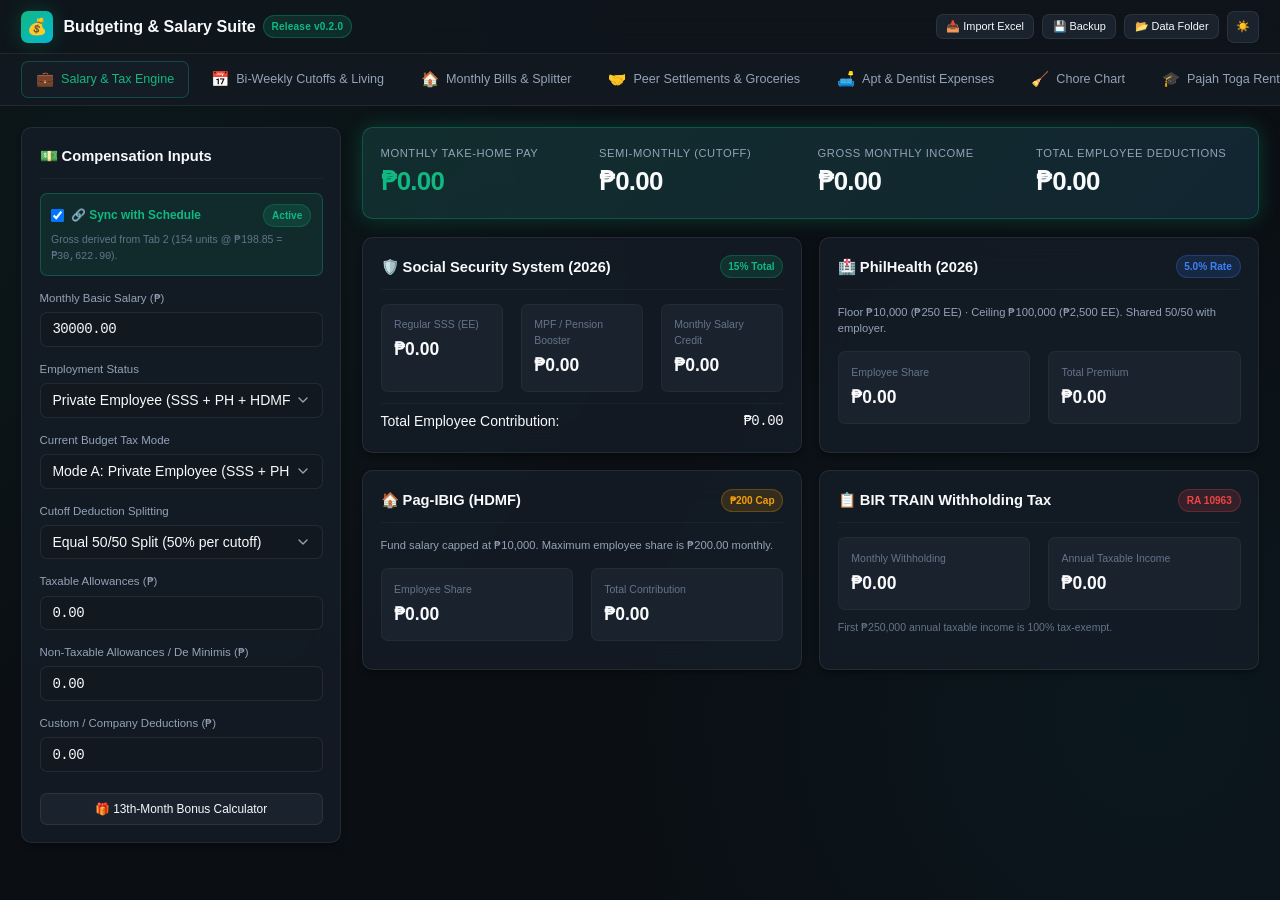
<file: app/ui.html>
<!DOCTYPE html>
<html lang="en" data-theme="dark">
<head>
  <meta charset="UTF-8">
  <meta name="viewport" content="width=device-width, initial-scale=1.0">
  <title>Budgeting & Philippine Salary/Tax Suite</title>
  
  <!-- Design System CSS -->
  <link rel="stylesheet" href="css/tokens.css">
  <link rel="stylesheet" href="css/base.css">
  <link rel="stylesheet" href="css/layout.css">
  <link rel="stylesheet" href="css/components.css">
  <link rel="stylesheet" href="css/tables.css">
  <link rel="stylesheet" href="css/modals.css">
  <link rel="stylesheet" href="css/drawers.css">
</head>
<body>
  <div id="app-container">
    <!-- Top Header -->
    <header class="app-header">
      <div class="brand-section">
        <div class="brand-icon">💰</div>
        <div class="brand-title">
          Budgeting & Salary Suite
          <span class="badge-version">Release v0.2.0</span>
        </div>
      </div>

      <div class="header-actions">
        <button id="btn-import-excel" class="btn btn-secondary btn-sm" title="Import from Excel Workbook (.xlsx)">
          📥 Import Excel
        </button>
        <button id="btn-export-backup" class="btn btn-secondary btn-sm" title="Export Backup Data (.json)">
          💾 Backup
        </button>
        <button id="btn-open-folder" class="btn btn-secondary btn-sm" title="Open AppData Local Folder">
          📂 Data Folder
        </button>
        <button id="btn-theme-toggle" class="btn btn-secondary btn-icon btn-sm" title="Toggle Theme">
          ☀️
        </button>
      </div>
    </header>

    <!-- Navigation Tabs -->
    <nav class="nav-tabs-bar">
      <button class="tab-btn active" data-tab="tab-salary">
        <span class="tab-icon">💼</span>
        <span>Salary & Tax Engine</span>
      </button>
      <button class="tab-btn" data-tab="tab-schedule">
        <span class="tab-icon">📅</span>
        <span>Bi-Weekly Cutoffs & Living</span>
      </button>
      <button class="tab-btn" data-tab="tab-bills">
        <span class="tab-icon">🏠</span>
        <span>Monthly Bills & Splitter</span>
      </button>
      <button class="tab-btn" data-tab="tab-settlements">
        <span class="tab-icon">🤝</span>
        <span>Peer Settlements & Groceries</span>
      </button>
      <button class="tab-btn" data-tab="tab-apt-expenses">
        <span class="tab-icon">🛋️</span>
        <span>Apt & Dentist Expenses</span>
      </button>
      <button class="tab-btn" data-tab="tab-chores">
        <span class="tab-icon">🧹</span>
        <span>Chore Chart</span>
      </button>
      <button class="tab-btn" data-tab="tab-pajah">
        <span class="tab-icon">🎓</span>
        <span>Pajah Toga Rentals</span>
      </button>
      <button class="tab-btn" data-tab="tab-dashboard">
        <span class="tab-icon">📊</span>
        <span>Executive Dashboard</span>
      </button>
    </nav>


    <!-- Main Workspace Panes -->
    <main class="main-content">
      
      <!-- TAB 1: SALARY & TAX ENGINE -->
      <section id="tab-salary" class="tab-pane active">
        <div class="grid-sidebar">
          <!-- Salary Inputs Sidebar -->
          <div class="card">
            <div class="card-header">
              <div class="card-title">💵 Compensation Inputs</div>
            </div>

            <!-- Schedule Sync Banner -->
            <div class="sync-banner" style="background: rgba(16, 185, 129, 0.1); border: 1px solid rgba(16, 185, 129, 0.3); border-radius: var(--radius-md); padding: 0.75rem; margin-bottom: 1rem;">
              <div style="display: flex; justify-content: space-between; align-items: center;">
                <label style="display: flex; align-items: center; gap: 0.5rem; cursor: pointer; font-weight: 600; font-size: 0.85rem; color: #10b981;">
                  <input type="checkbox" id="chk-sync-schedule" checked>
                  <span>🔗 Sync with Schedule</span>
                </label>
                <span id="badge-sync-status" class="badge badge-success">Active</span>
              </div>
              <div style="font-size: 0.75rem; color: var(--text-muted); margin-top: 0.35rem;">
                Gross derived from Tab 2 (<span id="txt-sync-units">154 units</span> @ <span id="txt-sync-rate">₱198.85</span> = <span id="txt-sync-gross" class="mono font-bold">₱30,622.90</span>).
              </div>
            </div>

            <div class="form-group">
              <label class="form-label" for="input-monthly-basic">Monthly Basic Salary (₱)</label>
              <input type="number" id="input-monthly-basic" class="form-control mono" step="100" min="0" placeholder="e.g. 30000">
            </div>

            <div class="form-group">
              <label class="form-label" for="select-employment-type">Employment Status</label>
              <select id="select-employment-type" class="form-control">
                <option value="private">Private Employee (SSS + PH + HDMF)</option>
                <option value="government">Government Employee (GSIS + PH + HDMF)</option>
                <option value="freelancer">Self-Employed / Freelancer (8% or Graduated)</option>
                <option value="kasambahay">Kasambahay (Domestic Worker)</option>
              </select>
            </div>

            <div class="form-group">
              <label class="form-label" for="select-tax-mode">Current Budget Tax Mode</label>
              <select id="select-tax-mode" class="form-control">
                <option value="mode_a_private">Mode A: Private Employee (SSS + PHIC + HDMF + TRAIN)</option>
                <option value="mode_b_8percent">Mode B: COS / Freelancer (8% Flat Tax over ₱250k)</option>
                <option value="mode_c_govt">Mode C: Government (GSIS 9% EE + PHIC + HDMF)</option>
                <option value="mode_d_legacy">Mode D: Custom / Excel Legacy (0% or B9 Tax %)</option>
              </select>
            </div>

            <div class="form-group">
              <label class="form-label" for="select-tax-split">Cutoff Deduction Splitting</label>
              <select id="select-tax-split" class="form-control">
                <option value="equal_split">Equal 50/50 Split (50% per cutoff)</option>
                <option value="staggered">Staggered (Cutoff 1: PHIC/HDMF · Cutoff 2: SSS/Tax)</option>
              </select>
            </div>

            <div class="form-group">
              <label class="form-label" for="input-taxable-allowances">Taxable Allowances (₱)</label>
              <input type="number" id="input-taxable-allowances" class="form-control mono" step="50" min="0" value="0">
            </div>

            <div class="form-group">
              <label class="form-label" for="input-nontax-allowances">Non-Taxable Allowances / De Minimis (₱)</label>
              <input type="number" id="input-nontax-allowances" class="form-control mono" step="50" min="0" value="0">
            </div>

            <div class="form-group">
              <label class="form-label" for="input-other-deductions">Custom / Company Deductions (₱)</label>
              <input type="number" id="input-other-deductions" class="form-control mono" step="50" min="0" value="0">
            </div>

            <button id="btn-calc-13th" class="btn btn-secondary" style="width: 100%; margin-top: 0.5rem;">
              🎁 13th-Month Bonus Calculator
            </button>
          </div>

          <!-- Salary & Deductions Breakdown Content -->
          <div style="display: flex; flex-direction: column; gap: 1.25rem;">
            <!-- Net Pay Hero -->
            <div class="card hero-card">
              <div class="grid-4">
                <div>
                  <div class="metric-label">Monthly Take-Home Pay</div>
                  <div id="val-net-pay" class="metric-value emerald">₱0.00</div>
                </div>
                <div>
                  <div class="metric-label">Semi-Monthly (Cutoff)</div>
                  <div id="val-cutoff-net" class="metric-value">₱0.00</div>
                </div>
                <div>
                  <div class="metric-label">Gross Monthly Income</div>
                  <div id="val-gross-income" class="metric-value">₱0.00</div>
                </div>
                <div>
                  <div class="metric-label">Total Employee Deductions</div>
                  <div id="val-total-deductions" class="metric-value text-danger">₱0.00</div>
                </div>
              </div>
            </div>

            <!-- Statutory Breakdown Cards -->
            <div class="grid-2">
              <!-- SSS Card -->
              <div class="card">
                <div class="card-header">
                  <div class="card-title">🛡️ Social Security System (2026)</div>
                  <span class="badge badge-success">15% Total</span>
                </div>
                <div class="grid-3" style="margin-bottom: 0.75rem;">
                  <div class="stat-card">
                    <span class="lbl">Regular SSS (EE)</span>
                    <span id="val-sss-regular" class="val">₱0.00</span>
                  </div>
                  <div class="stat-card">
                    <span class="lbl">MPF / Pension Booster</span>
                    <span id="val-sss-mpf" class="val">₱0.00</span>
                  </div>
                  <div class="stat-card">
                    <span class="lbl">Monthly Salary Credit</span>
                    <span id="val-sss-msc" class="val">₱0.00</span>
                  </div>
                </div>
                <div style="display: flex; justify-content: space-between; align-items: center; padding-top: 0.5rem; border-top: 1px solid var(--border-subtle);">
                  <span style="font-weight: 500;">Total Employee Contribution:</span>
                  <span id="val-sss-ee" class="mono font-bold text-emerald-400">₱0.00</span>
                </div>
              </div>

              <!-- PhilHealth Card -->
              <div class="card">
                <div class="card-header">
                  <div class="card-title">🏥 PhilHealth (2026)</div>
                  <span class="badge badge-info">5.0% Rate</span>
                </div>
                <p style="font-size: 0.8rem; margin-bottom: 1rem;">
                  Floor ₱10,000 (₱250 EE) · Ceiling ₱100,000 (₱2,500 EE). Shared 50/50 with employer.
                </p>
                <div class="grid-2" style="margin-bottom: 0.75rem;">
                  <div class="stat-card">
                    <span class="lbl">Employee Share</span>
                    <span id="val-philhealth-ee" class="val text-emerald-400">₱0.00</span>
                  </div>
                  <div class="stat-card">
                    <span class="lbl">Total Premium</span>
                    <span id="val-philhealth-total" class="val">₱0.00</span>
                  </div>
                </div>
              </div>

              <!-- Pag-IBIG Card -->
              <div class="card">
                <div class="card-header">
                  <div class="card-title">🏠 Pag-IBIG (HDMF)</div>
                  <span class="badge badge-warning">₱200 Cap</span>
                </div>
                <p style="font-size: 0.8rem; margin-bottom: 1rem;">
                  Fund salary capped at ₱10,000. Maximum employee share is ₱200.00 monthly.
                </p>
                <div class="grid-2" style="margin-bottom: 0.75rem;">
                  <div class="stat-card">
                    <span class="lbl">Employee Share</span>
                    <span id="val-pagibig-ee" class="val text-emerald-400">₱0.00</span>
                  </div>
                  <div class="stat-card">
                    <span class="lbl">Total Contribution</span>
                    <span id="val-pagibig-total" class="val">₱0.00</span>
                  </div>
                </div>
              </div>

              <!-- BIR TRAIN Card -->
              <div class="card">
                <div class="card-header">
                  <div class="card-title">📋 BIR TRAIN Withholding Tax</div>
                  <span class="badge badge-danger">RA 10963</span>
                </div>
                <div class="grid-2" style="margin-bottom: 0.75rem;">
                  <div class="stat-card">
                    <span class="lbl">Monthly Withholding</span>
                    <span id="val-tax-withholding" class="val text-danger">₱0.00</span>
                  </div>
                  <div class="stat-card">
                    <span class="lbl">Annual Taxable Income</span>
                    <span id="val-annual-taxable" class="val">₱0.00</span>
                  </div>
                </div>
                <p style="font-size: 0.75rem; color: var(--text-muted);">
                  First ₱250,000 annual taxable income is 100% tax-exempt.
                </p>
              </div>

              <!-- GSIS Card (Hidden for private) -->
              <div id="row-gsis-statutory" class="card" style="display: none;">
                <div class="card-header">
                  <div class="card-title">🏛️ GSIS Government Contribution</div>
                  <span class="badge badge-info">9% EE</span>
                </div>
                <div class="stat-card">
                  <span class="lbl">GSIS Employee Share</span>
                  <span id="val-gsis-ee" class="val">₱0.00</span>
                </div>
              </div>
            </div>
          </div>
        </div>
      </section>

      <!-- TAB 2: BI-WEEKLY CUTOFFS & LIVING BUDGET -->
      <section id="tab-schedule" class="tab-pane">
        <div style="display: flex; flex-direction: column; gap: 1.25rem;">
          <!-- Settings Card -->
          <div class="card">
            <div class="card-header">
              <div class="card-title">⚙️ Schedule & Daily Living Rate Settings</div>
              <div style="display: flex; gap: 0.75rem; align-items: center; flex-wrap: wrap;">
                <div style="display: flex; align-items: center; gap: 0.35rem;">
                  <label class="form-label" for="select-schedule-year" style="margin: 0; font-size: 0.85rem;">Year:</label>
                  <select id="select-schedule-year" class="form-control" style="width: 90px; padding: 0.25rem 0.5rem;">
                    <option value="2024">2024</option>
                    <option value="2025">2025</option>
                    <option value="2026" selected>2026</option>
                    <option value="2027">2027</option>
                    <option value="2028">2028</option>
                    <option value="2029">2029</option>
                    <option value="2030">2030</option>
                  </select>
                </div>
                <div style="display: flex; align-items: center; gap: 0.35rem;">
                  <label class="form-label" for="select-schedule-month" style="margin: 0; font-size: 0.85rem;">Month:</label>
                  <select id="select-schedule-month" class="form-control" style="width: 120px; padding: 0.25rem 0.5rem;">
                    <option value="1">January</option>
                    <option value="2">February</option>
                    <option value="3">March</option>
                    <option value="4">April</option>
                    <option value="5">May</option>
                    <option value="6">June</option>
                    <option value="7">July</option>
                    <option value="8">August</option>
                    <option value="9">September</option>
                    <option value="10" selected>October</option>
                    <option value="11">November</option>
                    <option value="12">December</option>
                  </select>
                </div>
                <button id="btn-manage-holidays" class="btn btn-secondary btn-sm" style="display: flex; align-items: center; gap: 0.35rem; padding: 0.35rem 0.65rem;">
                  <span>📅 Holidays</span>
                  <span id="txt-holiday-badge-count" class="badge badge-info" style="font-size: 0.7rem; padding: 0.15rem 0.4rem;">23</span>
                </button>
              </div>
            </div>

            <div class="grid-3">
              <div class="form-group">
                <label class="form-label" for="input-hourly-rate">Hourly Rate / Unit Rate (₱)</label>
                <input type="number" id="input-hourly-rate" class="form-control mono" step="0.05" value="198.85">
              </div>
              <div class="form-group">
                <label class="form-label" for="input-daily-food">Daily Food Allowance (₱)</label>
                <input type="number" id="input-daily-food" class="form-control mono" step="10" value="200.00">
              </div>
              <div class="form-group">
                <label class="form-label" for="input-daily-transpo">Daily Transport Allowance (₱)</label>
                <input type="number" id="input-daily-transpo" class="form-control mono" step="5" value="55.00">
              </div>
            </div>

            <!-- Daily Teaching Units Mon-Sun -->
            <div style="margin-top: 0.5rem;">
              <div class="form-label" style="margin-bottom: 0.5rem;">Daily Teaching / Work Units (Monday – Sunday):</div>
              <div id="weekday-units-grid" class="grid-7" style="display: grid; grid-template-columns: repeat(7, 1fr); gap: 0.5rem;"></div>
            </div>
          </div>

          <!-- Cutoff Comparison Hero -->
          <div class="grid-3">
            <!-- Cutoff 1 -->
            <div class="card">
              <div class="card-header">
                <div class="card-title">1st Cutoff (Days 1–15)</div>
                <span class="badge badge-info">Mid-Month</span>
              </div>
              <div class="grid-2" style="margin-bottom: 0.5rem;">
                <div class="stat-card">
                  <span class="lbl">Working Days</span>
                  <span id="val-c1-days" class="val">0</span>
                </div>
                <div class="stat-card">
                  <span class="lbl">Gross Units</span>
                  <span id="val-c1-units" class="val">0</span>
                </div>
              </div>
              <div class="grid-2">
                <div class="stat-card">
                  <span class="lbl">Gross Pay</span>
                  <span id="val-c1-gross" class="val text-emerald-400">₱0.00</span>
                </div>
                <div class="stat-card">
                  <span class="lbl">Living Budget</span>
                  <span id="val-c1-living" class="val">₱0.00</span>
                </div>
              </div>
            </div>

            <!-- Cutoff 2 -->
            <div class="card">
              <div class="card-header">
                <div class="card-title">2nd Cutoff (Days 16–End)</div>
                <span class="badge badge-success">End of Month</span>
              </div>
              <div class="grid-2" style="margin-bottom: 0.5rem;">
                <div class="stat-card">
                  <span class="lbl">Working Days</span>
                  <span id="val-c2-days" class="val">0</span>
                </div>
                <div class="stat-card">
                  <span class="lbl">Gross Units</span>
                  <span id="val-c2-units" class="val">0</span>
                </div>
              </div>
              <div class="grid-2">
                <div class="stat-card">
                  <span class="lbl">Gross Pay</span>
                  <span id="val-c2-gross" class="val text-emerald-400">₱0.00</span>
                </div>
                <div class="stat-card">
                  <span class="lbl">Living Budget</span>
                  <span id="val-c2-living" class="val">₱0.00</span>
                </div>
              </div>
            </div>

            <!-- Monthly Totals -->
            <div class="card hero-card">
              <div class="card-header">
                <div class="card-title">Monthly Summary</div>
                <span class="badge badge-success">Full Month</span>
              </div>
              <div class="grid-2" style="margin-bottom: 0.5rem;">
                <div class="stat-card">
                  <span class="lbl">Total Workdays</span>
                  <span id="val-month-workdays" class="val">0</span>
                </div>
                <div class="stat-card">
                  <span class="lbl">Total Units</span>
                  <span id="val-month-units" class="val">0</span>
                </div>
              </div>
              <div class="grid-2">
                <div class="stat-card">
                  <span class="lbl">Gross Estimate</span>
                  <span id="val-month-gross-est" class="val text-emerald-400">₱0.00</span>
                </div>
                <div class="stat-card">
                  <span class="lbl">Living Budget</span>
                  <span id="val-month-living-budget" class="val text-cyan-400">₱0.00</span>
                </div>
              </div>
            </div>
          </div>

          <!-- Current Budget Waterfall & Take-Home Engine -->
          <div class="card hero-card" style="margin-top: 0.5rem;">
            <div class="card-header">
              <div class="card-title">💰 Current Budget Waterfall & Take-Home Engine (Dan BudgetingV3.xlsx B8:B32, R31)</div>
              <div style="display: flex; gap: 0.5rem; align-items: center;">
                <label style="display: flex; align-items: center; gap: 0.35rem; font-size: 0.8rem; cursor: pointer;">
                  <input type="checkbox" id="chk-include-13th-month">
                  <span>🎁 Inject 13th-Month</span>
                </label>
                <span id="badge-active-mode" class="badge badge-primary">Private (Mode A)</span>
              </div>
            </div>

            <div class="grid-4" style="margin-bottom: 0.75rem;">
              <div class="stat-card">
                <span class="lbl">B8 Gross Income</span>
                <span id="val-cb-b8-gross" class="val text-emerald-400 font-bold">₱30,622.90</span>
              </div>
              <div class="stat-card">
                <span class="lbl">B9 Deductions / Tax</span>
                <span id="val-cb-b9-deductions" class="val text-danger">₱3,585.42 (11.71%)</span>
              </div>
              <div class="stat-card">
                <span class="lbl">B10 Net Pay (After Tax)</span>
                <span id="val-cb-b10-net" class="val emerald font-bold">₱27,037.48</span>
              </div>
              <div class="stat-card">
                <span class="lbl">B22 Total Perceived Spent</span>
                <span id="val-cb-b22-spent" class="val text-warning">₱6,140.00</span>
              </div>
            </div>

            <div class="grid-4" style="margin-bottom: 0.75rem;">
              <div class="stat-card">
                <span class="lbl">1st Cutoff Net Cash</span>
                <span id="val-cb-c1-net" class="val font-semibold">₱12,524.49</span>
              </div>
              <div class="stat-card">
                <span class="lbl">2nd Cutoff Net Cash</span>
                <span id="val-cb-c2-net" class="val font-semibold">₱14,512.99</span>
              </div>
              <div class="stat-card">
                <span class="lbl">B23 After Utilities</span>
                <span id="val-cb-b23-after-utils" class="val text-cyan-400 font-semibold">₱20,897.48</span>
              </div>
              <div class="stat-card">
                <span class="lbl">B32 After Additionals</span>
                <span id="val-cb-b32-after-add" class="val text-emerald-400 font-bold">₱29,597.48</span>
              </div>
            </div>

            <!-- Living Expense Option Toggle -->
            <div style="display: flex; justify-content: space-between; align-items: center; padding-top: 0.75rem; border-top: 1px solid var(--border-subtle); flex-wrap: wrap; gap: 0.5rem;">
              <div style="font-size: 0.8rem; color: var(--text-muted);">
                Perceived Utilities: Rent <span class="mono">₱2,500.00</span> + Utils <span class="mono">₱3,175.00</span> + Living (<span id="txt-cb-living-desc">1-Week ₱465.00</span>)
              </div>
              <div style="display: flex; align-items: center; gap: 0.5rem;">
                <label style="font-size: 0.8rem; font-weight: 500;">Living Deduction Mode:</label>
                <select id="select-living-mode" class="form-control" style="width: auto; padding: 0.25rem 0.5rem; font-size: 0.8rem;">
                  <option value="one_week">1-Week Base Living (₱465.00 → B22: ₱6,140.00)</option>
                  <option value="full_month">Full-Month Working-Days (₱2,015.00 → B22: ₱7,690.00)</option>
                </select>
              </div>
            </div>
          </div>

          <!-- Side-by-Side Employment Mode Comparison Matrix -->
          <div class="card">
            <div class="card-header">
              <div class="card-title">⚖️ Side-by-Side Employment Mode Comparison (Pinasweldo vs Excel Legacy)</div>
              <span class="badge badge-info">Live Simulation</span>
            </div>
            <div class="table-responsive">
              <table class="table">
                <thead>
                  <tr>
                    <th>Line Item</th>
                    <th class="text-right">Mode A: Private</th>
                    <th class="text-right">Mode B: 8% COS</th>
                    <th class="text-right">Mode C: GSIS Gov't</th>
                    <th class="text-right">Mode D: Excel Legacy (0%)</th>
                  </tr>
                </thead>
                <tbody id="tbody-mode-comparison">
                  <!-- Rendered dynamically by ScheduleView -->
                </tbody>
              </table>
            </div>
          </div>

          <!-- Lost Units due to Holidays (A5:C5) -->
          <div id="card-holiday-loss" class="card" style="padding: 0.75rem 1rem; background: rgba(239, 68, 68, 0.05); border: 1px solid rgba(239, 68, 68, 0.2); margin-bottom: 0.5rem;">
            <div style="display: flex; justify-content: space-between; align-items: center;">
              <div>
                <span style="font-weight: 600; color: #f87171;">⚠️ Lost Units / Cash Due to Holidays (A5:C5):</span>
                <span style="font-size: 0.8rem; color: var(--text-muted); margin-left: 0.5rem;">Formula: <span class="mono">=SUMPRODUCT(G6:L6, G4:L4) * Hourly Rate</span></span>
              </div>
              <div style="display: flex; gap: 0.5rem;">
                <span class="badge badge-danger"><span id="val-lost-units">0</span> Lost Units</span>
                <span class="badge badge-danger"><span id="val-lost-cash">₱0.00</span> Lost Gross</span>
              </div>
            </div>
          </div>

          <!-- Day-by-Day Breakdown Table -->
          <div class="card">
            <div class="card-header">
              <div class="card-title">📅 Workday & Unit Schedule Distribution</div>
            </div>
            <div class="table-responsive">
              <table class="table">
                <thead>
                  <tr>
                    <th>Day of Week</th>
                    <th class="text-center">Units / Day</th>
                    <th class="text-center">1st Cutoff Days</th>
                    <th class="text-center">2nd Cutoff Days</th>
                    <th class="text-center">Monthly Total Units</th>
                  </tr>
                </thead>
                <tbody id="tbody-schedule-breakdown"></tbody>
              </table>
            </div>
          </div>
        </div>
      </section>

      <!-- TAB 3: MONTHLY BILLS & UTILITY SPLITTER -->
      <section id="tab-bills" class="tab-pane">
        <div style="display: flex; flex-direction: column; gap: 1.25rem;">
          <!-- Bills Summary Header Cards -->
          <div class="grid-3">
            <div class="card">
              <div class="metric-label">Grand Total Apartment Bills</div>
              <div id="val-bills-grand-total" class="metric-value">₱0.00</div>
            </div>
            <div class="card hero-card">
              <div class="metric-label">Dan's Personal Share</div>
              <div id="val-bills-my-share" class="metric-value emerald">₱0.00</div>
            </div>
            <div class="card">
              <div class="metric-label">Billing Status</div>
              <div id="val-bills-active-count" class="metric-value">0 Active</div>
            </div>
          </div>

          <!-- Bills Table -->
          <div class="card">
            <div class="card-header">
              <div class="card-title">🏠 Utility & Rent Splitter (=Total / Active Tenants)</div>
              <button id="btn-add-bill" class="btn btn-primary btn-sm">➕ Add Bill</button>
            </div>
            <div class="table-responsive">
              <table class="table">
                <thead>
                  <tr>
                    <th>Bill Description</th>
                    <th class="text-right">Total Amount</th>
                    <th>Active Occupants</th>
                    <th class="text-right">Dan's Share</th>
                    <th class="text-center">Action</th>
                  </tr>
                </thead>
                <tbody id="tbody-bills"></tbody>
              </table>
            </div>
          </div>

          <!-- Latest Month Breakdown Table (N3:Q6) -->
          <div class="card">
            <div class="card-header">
              <div class="card-title">📋 Latest Month Breakdown (Recipient Separation: N3:Q6)</div>
              <div style="display: flex; gap: 0.5rem; align-items: center;">
                <span class="badge" style="background-color: #1A7A4A; color: white;">Paid</span>
                <span class="badge" style="background-color: #E8A020; color: white;">Pending</span>
                <span class="badge" style="background-color: #2563A8; color: white;">Complete</span>
              </div>
            </div>
            <div class="table-responsive">
              <table class="table">
                <thead>
                  <tr>
                    <th>Roommate / Tenant</th>
                    <th class="text-right">Rent (to Tita Beth)</th>
                    <th class="text-right">Utilities (to Dan)</th>
                    <th class="text-right">Total Individual Bills</th>
                  </tr>
                </thead>
                <tbody id="tbody-recipient-breakdown">
                  <tr>
                    <td><span class="badge" style="background-color: #D6EAF8; color: #1e293b; font-weight: 600;">Dan</span></td>
                    <td class="text-right mono">₱3,500.00</td>
                    <td class="text-right mono text-secondary">₱0.00</td>
                    <td class="text-right mono font-bold">₱3,500.00</td>
                  </tr>
                  <tr>
                    <td><span class="badge" style="background-color: #D5F5E3; color: #1e293b; font-weight: 600;">Jaco</span></td>
                    <td class="text-right mono text-secondary">₱0.00</td>
                    <td class="text-right mono text-secondary">₱0.00</td>
                    <td class="text-right mono font-bold">₱0.00</td>
                  </tr>
                  <tr>
                    <td><span class="badge" style="background-color: #FDEBD0; color: #1e293b; font-weight: 600;">Troy</span></td>
                    <td class="text-right mono">₱3,500.00</td>
                    <td class="text-right mono text-accent">₱3,175.00</td>
                    <td class="text-right mono font-bold text-accent">₱6,675.00</td>
                  </tr>
                </tbody>
              </table>
            </div>
          </div>

          <!-- Monthly Bills YTD Summary (A408:B413) -->
          <div class="card">
            <div class="card-header">
              <div class="card-title">📊 Multi-Month / YTD Bills Summary (A408:B413)</div>
              <span class="badge badge-info">14-Month History</span>
            </div>
            <div class="grid-4">
              <div class="stat-card">
                <span class="lbl">Months Paid</span>
                <span id="val-ytd-months-paid" class="val">14</span>
              </div>
              <div class="stat-card">
                <span class="lbl">YTD Grand Total</span>
                <span id="val-ytd-grand-total" class="val text-emerald-400 font-bold">₱136,210.91</span>
              </div>
              <div class="stat-card">
                <span class="lbl">Avg. Per Person / Month</span>
                <span id="val-ytd-avg-person" class="val">₱3,716.07</span>
              </div>
              <div class="stat-card">
                <span class="lbl">Highest Billing Month</span>
                <span id="val-ytd-highest-month" class="val text-accent">₱12,794.63</span>
              </div>
            </div>
          </div>
        </div>
      </section>


      <!-- TAB 4: PEER SETTLEMENTS & GROCERIES -->
      <section id="tab-settlements" class="tab-pane">
        <div class="grid-2">
          <!-- Calumpang Peer Splitter -->
          <div class="card">
            <div class="card-header">
              <div class="card-title">🤝 Calumpang Peer Ledger (50/50 Roundup)</div>
              <button id="btn-add-peer-item" class="btn btn-primary btn-sm">➕ Add Item</button>
            </div>
            <div class="grid-3" style="margin-bottom: 1rem;">
              <div class="stat-card">
                <span class="lbl">Total Expenses</span>
                <span id="val-calumpang-total" class="val">₱0.00</span>
              </div>
              <div class="stat-card">
                <span class="lbl">Troy Owes Dan</span>
                <span id="val-calumpang-peer-owes" class="val text-emerald-400">₱0.00</span>
              </div>
              <div class="stat-card">
                <span class="lbl">Dan's Share</span>
                <span id="val-calumpang-dan-share" class="val">₱0.00</span>
              </div>
            </div>
            <div class="table-responsive">
              <table class="table">
                <thead>
                  <tr>
                    <th>Item</th>
                    <th class="text-right">Price</th>
                    <th class="text-right">Dan (Roundup)</th>
                    <th class="text-right">Peer Share</th>
                    <th class="text-center">Action</th>
                  </tr>
                </thead>
                <tbody id="tbody-calumpang"></tbody>
              </table>
            </div>
          </div>

          <!-- Mama Groceries Remittance -->
          <div class="card">
            <div class="card-header">
              <div class="card-title">🛒 Mama Groceries Remittance</div>
              <button id="btn-add-grocery-item" class="btn btn-primary btn-sm">➕ Add Entry</button>
            </div>
            <div class="grid-3" style="margin-bottom: 1rem;">
              <div class="stat-card">
                <span class="lbl">Gross Items</span>
                <span id="val-mama-gross" class="val">₱0.00</span>
              </div>
              <div class="stat-card">
                <span class="lbl">Deductions</span>
                <span id="val-mama-deductions" class="val text-danger">₱0.00</span>
              </div>
              <div class="stat-card">
                <span class="lbl">Net Transfer</span>
                <span id="val-mama-net-transfer" class="val text-emerald-400">₱0.00</span>
              </div>
            </div>
            <div style="font-weight: 600; font-size: 0.82rem; margin-bottom: 0.4rem;">Purchases & Allowances:</div>
            <div class="table-responsive" style="margin-bottom: 1rem;">
              <table class="table">
                <thead>
                  <tr>
                    <th>Item</th>
                    <th class="text-right">Amount</th>
                    <th class="text-center">Action</th>
                  </tr>
                </thead>
                <tbody id="tbody-groceries"></tbody>
              </table>
            </div>
            <div style="font-weight: 600; font-size: 0.82rem; margin-bottom: 0.4rem;">Deductions & Offsets:</div>
            <div class="table-responsive">
              <table class="table">
                <thead>
                  <tr>
                    <th>Deduction Item</th>
                    <th class="text-right">Amount</th>
                    <th class="text-center">Action</th>
                  </tr>
                </thead>
                <tbody id="tbody-deductions"></tbody>
              </table>
            </div>
          </div>
        </div>

        <!-- Master Settlement Matrix Card (Calumpang M1:U39) -->
        <div class="card" style="margin-top: 1.25rem;">
          <div class="card-header">
            <div class="card-title">👑 Calumpang Master Settlement Matrix (M1:U39)</div>
            <span class="badge badge-info">Multi-Block Peer Settlement</span>
          </div>
          <div class="grid-3">
            <!-- Troy Settlement Block -->
            <div class="stat-card" style="display: flex; flex-direction: column; gap: 0.5rem; background: var(--bg-card-hover);">
              <div style="display: flex; justify-content: space-between; align-items: center;">
                <strong style="font-size: 1rem;"><span class="badge" style="background: #FDEBD0; color: #1e293b;">Troy</span> to Pay</strong>
                <span class="badge badge-success">Bank: ₱4,872.00</span>
              </div>
              <div class="small text-secondary" style="display: flex; justify-content: space-between;">
                <span>Active Items Subtotal:</span>
                <span class="mono font-bold">₱1,639.00</span>
              </div>
              <div class="small text-secondary" style="display: flex; justify-content: space-between;">
                <span>Spotify Share:</span>
                <span class="mono font-bold text-accent">+₱57.40</span>
              </div>
              <div class="small text-secondary" style="display: flex; justify-content: space-between;">
                <span>Utilities Share (P6):</span>
                <span class="mono font-bold text-accent">+₱3,175.00</span>
              </div>
              <div class="small text-secondary" style="display: flex; justify-content: space-between; border-top: 1px dashed var(--border-color); padding-top: 0.25rem;">
                <span>Subtotal Selected:</span>
                <span class="mono font-bold">₱4,871.40</span>
              </div>
              <div style="display: flex; justify-content: space-between; align-items: center; background: rgba(16, 185, 129, 0.1); padding: 0.4rem; border-radius: 4px;">
                <span class="small font-bold text-emerald-400">Total Bank Transfer (=ROUNDUP):</span>
                <span class="mono font-bold text-emerald-400">₱4,872.00</span>
              </div>
              <div class="small text-secondary" style="display: flex; justify-content: space-between;">
                <span>Total Cash (M35:S39):</span>
                <span class="mono">₱0.00</span>
              </div>
            </div>

            <!-- Jaco Settlement Block -->
            <div class="stat-card" style="display: flex; flex-direction: column; gap: 0.5rem; background: var(--bg-card-hover);">
              <div style="display: flex; justify-content: space-between; align-items: center;">
                <strong style="font-size: 1rem;"><span class="badge" style="background: #D5F5E3; color: #1e293b;">Jaco</span> to Pay</strong>
                <span class="badge badge-secondary">Settled</span>
              </div>
              <div class="small text-secondary" style="display: flex; justify-content: space-between;">
                <span>Active Items Subtotal:</span>
                <span class="mono font-bold">₱0.00</span>
              </div>
              <div class="small text-secondary" style="display: flex; justify-content: space-between;">
                <span>Utilities & Rent:</span>
                <span class="mono">Paid Direct</span>
              </div>
              <div style="display: flex; justify-content: space-between; align-items: center; background: var(--bg-card); padding: 0.4rem; border-radius: 4px; margin-top: auto;">
                <span class="small font-bold">Total Bank Transfer:</span>
                <span class="mono font-bold">₱0.00</span>
              </div>
            </div>

            <!-- Dan to Pay / DJ GASTOS -->
            <div class="stat-card" style="display: flex; flex-direction: column; gap: 0.5rem; background: var(--bg-card-hover);">
              <div style="display: flex; justify-content: space-between; align-items: center;">
                <strong style="font-size: 1rem;"><span class="badge" style="background: #D6EAF8; color: #1e293b;">Dan</span> Payables (DJ GASTOS)</strong>
                <span class="badge badge-warning">Feeds Budget P4:R29</span>
              </div>
              <div class="small text-secondary" style="display: flex; justify-content: space-between;">
                <span>Monji Split (E1:G27):</span>
                <span class="mono">₱0.00</span>
              </div>
              <div class="small text-secondary" style="display: flex; justify-content: space-between;">
                <span>Con Split (L42:R57):</span>
                <span class="mono">₱0.00</span>
              </div>
              <div style="display: flex; justify-content: space-between; align-items: center; background: var(--bg-card); padding: 0.4rem; border-radius: 4px; margin-top: auto;">
                <span class="small font-bold">Dan Total Payables:</span>
                <span class="mono font-bold text-warning">₱0.00</span>
              </div>
            </div>
          </div>
        </div>
      </section>


      <!-- TAB 5: EXECUTIVE CASH FLOW DASHBOARD -->
      <section id="tab-dashboard" class="tab-pane">
        <div style="display: flex; flex-direction: column; gap: 1.25rem;">
          <!-- Top Executive Metrics -->
          <div class="grid-4">
            <div class="card">
              <div class="metric-label">Total Monthly Inflows</div>
              <div id="val-dash-inflows" class="metric-value">₱0.00</div>
            </div>
            <div class="card">
              <div class="metric-label">Total Monthly Outflows</div>
              <div id="val-dash-outflows" class="metric-value text-danger">₱0.00</div>
            </div>
            <div class="card hero-card">
              <div class="metric-label">Net Discretionary Surplus</div>
              <div id="val-dash-surplus" class="metric-value emerald">₱0.00</div>
            </div>
            <div class="card">
              <div class="metric-label">Monthly Savings Rate</div>
              <div id="val-dash-savings-rate" class="metric-value text-cyan-400">0.0%</div>
              <div class="progress-bar-container">
                <div id="dash-savings-progress" class="progress-bar-fill" style="width: 0%;"></div>
              </div>
            </div>
          </div>

          <!-- Cash Flow Waterfall Card -->
          <div class="card">
            <div class="card-header">
              <div class="card-title">🌊 Executive Cash Flow Waterfall</div>
            </div>
            <div class="table-responsive">
              <table class="table">
                <thead>
                  <tr>
                    <th>Cash Flow Stream</th>
                    <th>Category</th>
                    <th class="text-right">Amount (₱)</th>
                  </tr>
                </thead>
                <tbody>
                  <tr>
                    <td><strong>Net Monthly Take-Home Pay</strong></td>
                    <td><span class="badge badge-success">Inflow</span></td>
                    <td id="wf-net-salary" class="currency-cell text-emerald-400">₱0.00</td>
                  </tr>
                  <tr>
                    <td>Daily Living Budget (Transpo & Food)</td>
                    <td><span class="badge badge-warning">Living Outflow</span></td>
                    <td id="wf-living-budget" class="currency-cell text-danger">₱0.00</td>
                  </tr>
                  <tr>
                    <td>Apartment Bills & Utilities Share</td>
                    <td><span class="badge badge-info">Fixed Outflow</span></td>
                    <td id="wf-bills-share" class="currency-cell text-danger">₱0.00</td>
                  </tr>
                  <tr>
                    <td>Mama Groceries & Family Remittance</td>
                    <td><span class="badge badge-warning">Family Transfer</span></td>
                    <td id="wf-groceries-remit" class="currency-cell text-danger">₱0.00</td>
                  </tr>
                  <tr style="background: var(--bg-card-hover);">
                    <td><strong>Net Unallocated Surplus / Savings</strong></td>
                    <td><span class="badge badge-success">Capital Retained</span></td>
                    <td id="wf-net-surplus" class="currency-cell text-emerald-400 font-bold" style="font-size: 1.1rem;">₱0.00</td>
                  </tr>
                </tbody>
              </table>
            </div>
          </div>

          <!-- Dashboard Row: Dentist Tracker & Roommate Chores Live Cards -->
          <div class="grid-2">
            <!-- Dentist Tracker Visual Card (Dashboard A12:E14) -->
            <div class="card">
              <div class="card-header">
                <div class="card-title">🦷 Dentist & Braces Progress (Dashboard!A12:E14)</div>
                <span class="badge badge-primary">Orthodontics</span>
              </div>
              <div style="font-family: monospace; font-size: 1.25rem; letter-spacing: 2px; color: var(--color-emerald-400); margin: 0.5rem 0;" id="dentist-progress-bar-display">
                ██░░░░░░░░
              </div>
              <div class="small text-secondary" id="dentist-progress-pct-display" style="margin-bottom: 0.75rem;">
                21.33% Paid (3 payments made)
              </div>
              <div class="grid-2">
                <div class="stat-card">
                  <span class="lbl">Pure Dentist Remaining</span>
                  <span id="dentist-pure-remaining" class="val text-emerald-400">₱29,500.00</span>
                </div>
                <div class="stat-card">
                  <span class="lbl">Combined D67 Balance (+App)</span>
                  <span id="dentist-combined-balance" class="val text-cyan-400">₱31,920.00</span>
                </div>
              </div>
            </div>

            <!-- Roommate Chore Count Live Widget -->
            <div class="card">
              <div class="card-header">
                <div class="card-title">🧹 Household Chore Completions (=COUNTIF)</div>
                <span class="badge badge-info">July 2026</span>
              </div>
              <div class="grid-3" style="margin-top: 0.5rem;">
                <div class="stat-card text-center">
                  <span class="lbl"><span class="badge" style="background: #D6EAF8; color: #1e293b;">Dan</span> Completed</span>
                  <span id="chore-count-dan" class="val" style="font-size: 1.5rem;">3</span>
                </div>
                <div class="stat-card text-center">
                  <span class="lbl"><span class="badge" style="background: #D5F5E3; color: #1e293b;">Jaco</span> Completed</span>
                  <span id="chore-count-jaco" class="val" style="font-size: 1.5rem;">2</span>
                </div>
                <div class="stat-card text-center">
                  <span class="lbl"><span class="badge" style="background: #FDEBD0; color: #1e293b;">Troy</span> Completed</span>
                  <span id="chore-count-troy" class="val" style="font-size: 1.5rem;">2</span>
                </div>
              </div>
              <div class="small text-secondary text-right" style="margin-top: 0.75rem;">
                Total Household Chores Logged: <strong id="chore-count-total">7</strong>
              </div>
            </div>
          </div>
        </div>
      </section>

      <!-- TAB 6: APT EXPENSES & DENTIST TRACKER -->
      <section id="tab-apt-expenses" class="tab-pane">
        <div style="display: flex; flex-direction: column; gap: 1.25rem;">
          <div style="display: flex; justify-content: space-between; align-items: center;">
            <h2 style="font-size: 1.25rem; font-weight: 700; margin: 0;">🛋️ Apartment Expenditures & Sub-Ledgers</h2>
            <button id="btn-refresh-apt" class="btn btn-secondary btn-sm">🔄 Recalculate Sub-Ledgers</button>
          </div>

          <!-- Top 2-Column: House & Application Expenses -->
          <div class="grid-2">
            <!-- House / IKEA Expenditures (A1:G22) -->
            <div class="card">
              <div class="card-header">
                <div class="card-title">🏠 House & IKEA Expenditures (A1:G22)</div>
                <span id="house-expenditures-total" class="badge badge-success font-bold" style="font-size: 0.95rem;">₱4,675.00</span>
              </div>
              <div class="small text-secondary" style="margin-bottom: 0.5rem;">Formula: <code>=(Count*Price)-Discount</code> (Grand Total: ₱4,675)</div>
              <div class="table-responsive">
                <table class="table">
                  <thead>
                    <tr>
                      <th>Item</th>
                      <th class="text-right">Qty</th>
                      <th class="text-right">Price</th>
                      <th class="text-right">Disc.</th>
                      <th class="text-right">Total</th>
                      <th>Note</th>
                    </tr>
                  </thead>
                  <tbody id="house-expenditures-tbody"></tbody>
                </table>
              </div>
            </div>

            <!-- Application Expenses (A33:E42) -->
            <div class="card">
              <div class="card-header">
                <div class="card-title">📄 Application Expenses (A33:E42)</div>
                <span id="app-expenses-total" class="badge badge-info font-bold" style="font-size: 0.95rem;">₱2,420.00</span>
              </div>
              <div class="small text-secondary" style="margin-bottom: 0.5rem;">Pre-employment tests: Drug Test, Neuro Psych, NBI, TOR, Medical = ₱2,420</div>
              <div class="table-responsive">
                <table class="table">
                  <thead>
                    <tr>
                      <th>Label</th>
                      <th class="text-right">Qty</th>
                      <th class="text-right">Price</th>
                      <th class="text-right">Subtotal</th>
                      <th>Note</th>
                    </tr>
                  </thead>
                  <tbody id="app-expenses-tbody"></tbody>
                </table>
              </div>
            </div>
          </div>

          <!-- Bottom 2-Column: Dentist Tracker & Expedition Split -->
          <div class="grid-2">
            <!-- Dentist & Braces Full Tracker (A44:E67) -->
            <div class="card">
              <div class="card-header">
                <div class="card-title">🦷 Dentist & Braces Ledger (A44:E67)</div>
                <div style="display: flex; gap: 0.5rem;">
                  <span class="badge badge-primary">Billed: <span id="dentist-total-billed">₱37,500.00</span></span>
                  <span class="badge badge-success">Paid: <span id="dentist-total-paid">-₱8,000.00</span></span>
                </div>
              </div>
              <div class="table-responsive">
                <table class="table">
                  <thead>
                    <tr>
                      <th>Procedure / Payment Record</th>
                      <th class="text-right">Amount (₱)</th>
                      <th>Notes & Method</th>
                    </tr>
                  </thead>
                  <tbody id="dentist-ledger-tbody"></tbody>
                </table>
              </div>
            </div>

            <!-- Noella & James Expedition Split (A126:F135) -->
            <div class="card">
              <div class="card-header">
                <div class="card-title">🚗 Noella & James Expedition Split (A126:F135)</div>
                <span id="expedition-total" class="badge badge-success font-bold" style="font-size: 0.95rem;">₱968.00</span>
              </div>
              <div class="small text-secondary" style="margin-bottom: 0.5rem;">Formula: <code>=IFERROR(ROUNDUP(Price*Count/Divisor, 0), 0)</code> across 1, 3, or 5 people</div>
              <div class="table-responsive">
                <table class="table">
                  <thead>
                    <tr>
                      <th>Shared Item</th>
                      <th class="text-right">Price</th>
                      <th class="text-center">Divisor</th>
                      <th class="text-right">Subtotal</th>
                      <th>Note</th>
                    </tr>
                  </thead>
                  <tbody id="expedition-tbody"></tbody>
                </table>
              </div>
            </div>
          </div>
        </div>
      </section>

      <!-- TAB 7: CHORE CHART -->
      <section id="tab-chores" class="tab-pane">
        <div style="display: flex; flex-direction: column; gap: 1.25rem;">
          <div style="display: flex; justify-content: space-between; align-items: center;">
            <div>
              <h2 style="font-size: 1.25rem; font-weight: 700; margin: 0;">🧹 Household Chore Chart & Rotation</h2>
              <div class="small text-secondary">Tracking 15 chores across 5 household zones with daily initials (D: Dan, J: Jaco, T: Troy)</div>
            </div>
            <button id="btn-refresh-chores" class="btn btn-secondary btn-sm">🔄 Refresh Chores</button>
          </div>

          <div class="card">
            <div class="card-header">
              <div class="card-title">📋 5-Zone Household Chores Matrix</div>
              <span class="badge badge-info">15 Chores</span>
            </div>
            <div class="table-responsive">
              <table class="table">
                <thead>
                  <tr>
                    <th>Zone</th>
                    <th>Chore Name</th>
                    <th>Frequency</th>
                    <th>Active Daily Logged Assignments</th>
                  </tr>
                </thead>
                <tbody id="chores-matrix-tbody"></tbody>
              </table>
            </div>
          </div>
        </div>
      </section>

      <!-- TAB 8: PAJAH TOGA RENTALS -->
      <section id="tab-pajah" class="tab-pane">
        <div style="display: flex; flex-direction: column; gap: 1.25rem;">
          <div style="display: flex; justify-content: space-between; align-items: center;">
            <div>
              <h2 style="font-size: 1.25rem; font-weight: 700; margin: 0;">🎓 Graduation & Pictorial Toga ("Pajah") Rentals</h2>
              <div class="small text-secondary">Tracking 8 toga owners, Dan add-on pricing (+₱100), and rental package distribution</div>
            </div>
            <button id="btn-refresh-pajah" class="btn btn-secondary btn-sm">🔄 Recalculate Rentals</button>
          </div>

          <!-- Header metrics -->
          <div class="grid-4">
            <div class="card">
              <div class="metric-label">Total Togas Owned</div>
              <div id="pajah-total-owned" class="metric-value">8</div>
            </div>
            <div class="card">
              <div class="metric-label">Active Rentals Count</div>
              <div id="pajah-total-rentals" class="metric-value text-accent">2</div>
            </div>
            <div class="card hero-card">
              <div class="metric-label">Active Rental Revenue</div>
              <div id="pajah-total-revenue" class="metric-value emerald">₱2,700.00</div>
            </div>
            <div class="card">
              <div class="metric-label">Total Potential Pool</div>
              <div id="pajah-total-potential" class="metric-value text-cyan-400">₱10,800.00</div>
            </div>
          </div>

          <!-- Owners table -->
          <div class="card">
            <div class="card-header">
              <div class="card-title">👥 Toga Owners & Pricing Structure (A1:I9)</div>
              <span class="badge badge-success">Package Sum = ₱1,350.00</span>
            </div>
            <div class="table-responsive">
              <table class="table">
                <thead>
                  <tr>
                    <th>Owner Name</th>
                    <th class="text-center">Owned</th>
                    <th class="text-right">Price Pictorial</th>
                    <th class="text-right">Price Grad</th>
                    <th class="text-right">Dan Add-on</th>
                    <th class="text-right">Pictorial Fprice</th>
                    <th class="text-right">Grad Fprice</th>
                    <th class="text-right">Sum (=F+G)</th>
                    <th class="text-center">Rentals</th>
                    <th class="text-right">Total Revenue</th>
                  </tr>
                </thead>
                <tbody id="pajah-owners-tbody"></tbody>
              </table>
            </div>
          </div>
        </div>
      </section>

    </main>


    <!-- MODALS -->
    <!-- 13th Month Modal -->
    <div id="modal-13th-month" class="modal-backdrop">
      <div class="modal-dialog">
        <div class="modal-header">
          <div class="modal-title">🎁 13th-Month Pay & Exemption Breakdown</div>
          <button class="btn btn-secondary btn-sm modal-close">✕</button>
        </div>
        <div class="modal-body">
          <div class="stat-card" style="margin-bottom: 0.75rem;">
            <span class="lbl">Total 13th-Month Bonus</span>
            <span id="m-13th-total" class="val text-emerald-400">₱0.00</span>
          </div>
          <div class="grid-2">
            <div class="stat-card">
              <span class="lbl">Tax-Exempt (₱90k Cap)</span>
              <span id="m-13th-exempt" class="val text-info">₱0.00</span>
            </div>
            <div class="stat-card">
              <span class="lbl">Taxable Excess</span>
              <span id="m-13th-taxable" class="val text-danger">₱0.00</span>
            </div>
          </div>
          <p style="font-size: 0.8rem; margin-top: 1rem; color: var(--text-muted);">
            Under NIRC Section 32(B)(7)(e) (as amended by TRAIN Law RA 10963), the total 13th-month pay and other benefits up to ₱90,000 are completely exempt from Philippine withholding tax.
          </p>
        </div>
        <div class="modal-footer">
          <button class="btn btn-primary modal-close">Got It</button>
        </div>
      </div>
    </div>

    <!-- Add Bill Modal -->
    <div id="modal-add-bill" class="modal-backdrop">
      <div class="modal-dialog">
        <div class="modal-header">
          <div class="modal-title">➕ Add Utility Bill</div>
          <button class="btn btn-secondary btn-sm modal-close">✕</button>
        </div>
        <form id="form-add-bill">
          <div class="modal-body">
            <div class="form-group">
              <label class="form-label" for="modal-bill-name">Bill Description</label>
              <input type="text" id="modal-bill-name" class="form-control" placeholder="e.g. Fiber Internet" required>
            </div>
            <div class="form-group">
              <label class="form-label" for="modal-bill-category">Category</label>
              <select id="modal-bill-category" class="form-control">
                <option value="Electricity">Electricity</option>
                <option value="Water">Water</option>
                <option value="Internet">Internet</option>
                <option value="Rent">Rent</option>
                <option value="Maintenance">Maintenance</option>
                <option value="Other">Other</option>
              </select>
            </div>
            <div class="form-group">
              <label class="form-label" for="modal-bill-amount">Total Amount (₱)</label>
              <input type="number" id="modal-bill-amount" class="form-control mono" step="0.01" min="0" placeholder="0.00" required>
            </div>
          </div>
          <div class="modal-footer">
            <button type="button" class="btn btn-secondary modal-close">Cancel</button>
            <button type="submit" class="btn btn-primary">Save Bill</button>
          </div>
        </form>
      </div>
    </div>

    <!-- Add Peer Item Modal -->
    <div id="modal-add-peer-item" class="modal-backdrop">
      <div class="modal-dialog">
        <div class="modal-header">
          <div class="modal-title">➕ Add Peer Shared Item (Calumpang 50/50)</div>
          <button class="btn btn-secondary btn-sm modal-close">✕</button>
        </div>
        <form id="form-add-peer-item">
          <div class="modal-body">
            <div class="form-group">
              <label class="form-label" for="modal-peer-desc">Item / Store Description</label>
              <input type="text" id="modal-peer-desc" class="form-control" placeholder="e.g. Angel's Pizza" required>
            </div>
            <div class="form-group">
              <label class="form-label" for="modal-peer-amount">Total Price (₱)</label>
              <input type="number" id="modal-peer-amount" class="form-control mono" step="0.01" min="0" placeholder="0.00" required>
            </div>
            <p style="font-size: 0.8rem; color: var(--text-muted);">
              Dan's share will be automatically computed using <code>ROUNDUP(Price/2, 0)</code>, matching Dan BudgetingV3.xlsx.
            </p>
          </div>
          <div class="modal-footer">
            <button type="button" class="btn btn-secondary modal-close">Cancel</button>
            <button type="submit" class="btn btn-primary">Save Item</button>
          </div>
        </form>
      </div>
    </div>

    <!-- Add Grocery Modal -->
    <div id="modal-add-grocery" class="modal-backdrop">
      <div class="modal-dialog">
        <div class="modal-header">
          <div class="modal-title">➕ Add Mama Grocery / Remittance Item</div>
          <button class="btn btn-secondary btn-sm modal-close">✕</button>
        </div>
        <form id="form-add-grocery">
          <div class="modal-body">
            <div class="form-group">
              <label class="form-label" for="modal-grocery-desc">Description</label>
              <input type="text" id="modal-grocery-desc" class="form-control" placeholder="e.g. Rice 25kg" required>
            </div>
            <div class="form-group">
              <label class="form-label" for="modal-grocery-amount">Amount (₱)</label>
              <input type="number" id="modal-grocery-amount" class="form-control mono" step="0.01" min="0" placeholder="0.00" required>
            </div>
            <div class="form-group" style="flex-direction: row; align-items: center; gap: 0.5rem; margin-top: 0.5rem;">
              <input type="checkbox" id="modal-grocery-is-deduction">
              <label for="modal-grocery-is-deduction" class="form-label" style="margin: 0; cursor: pointer;">This is a Deduction / Advance Offset</label>
            </div>
          </div>
          <div class="modal-footer">
            <button type="button" class="btn btn-secondary modal-close">Cancel</button>
            <button type="submit" class="btn btn-primary">Save Entry</button>
          </div>
        </form>
      </div>
    <!-- Modal: Holiday Manager -->
    <div id="modal-holidays" class="modal-backdrop">
      <div class="modal-dialog modal-lg">
        <div class="modal-header">
          <div class="modal-title">📅 Philippine Statutory & Custom Holidays Manager</div>
          <button class="btn btn-secondary btn-sm modal-close">✕</button>
        </div>
        <div class="modal-body">
          <div style="display: flex; justify-content: space-between; align-items: center; margin-bottom: 1rem; flex-wrap: wrap; gap: 0.5rem;">
            <div style="font-size: 0.85rem; color: var(--text-muted); max-width: 480px;">
              Active Year: <strong id="lbl-holiday-year" class="text-emerald-400">2026</strong> · 
              <span id="lbl-holiday-source" class="badge badge-info" style="font-size: 0.72rem; padding: 0.2rem 0.5rem;">Source: Statutory Algorithms</span>
              <div style="font-size: 0.78rem; margin-top: 0.25rem; color: var(--text-muted);">
                Interface directly with external Philippine calendar feeds, add custom/institutional holidays, or remove holidays.
              </div>
            </div>
            <div style="display: flex; gap: 0.5rem; flex-wrap: wrap;">
              <button id="btn-sync-external-holidays" class="btn btn-info btn-sm" title="Sync from external public Philippine holiday API">🌐 Sync Online Feed</button>
              <button id="btn-toggle-add-holiday" class="btn btn-primary btn-sm">➕ Add Holiday</button>
              <button id="btn-reset-default-holidays" class="btn btn-secondary btn-sm" title="Reset back to Philippine statutory baseline">🔄 Reset to Defaults</button>
            </div>
          </div>

          <!-- Add Holiday Form (Initially Hidden) -->
          <div id="box-add-holiday" class="card" style="display: none; margin-bottom: 1rem; padding: 1rem; background: rgba(255, 255, 255, 0.03); border: 1px solid var(--border-color);">
            <div style="font-weight: 600; margin-bottom: 0.75rem;">➕ Add Custom / Proclamation Holiday</div>
            <div class="grid-4" style="gap: 0.5rem; margin-bottom: 0.75rem;">
              <div class="form-group" style="margin-bottom: 0;">
                <label class="form-label" for="inp-new-holiday-date" style="font-size: 0.75rem;">Date</label>
                <input type="date" id="inp-new-holiday-date" class="form-control" style="padding: 0.35rem 0.5rem;">
              </div>
              <div class="form-group" style="margin-bottom: 0;">
                <label class="form-label" for="inp-new-holiday-name" style="font-size: 0.75rem;">Holiday Name</label>
                <input type="text" id="inp-new-holiday-name" class="form-control" placeholder="e.g. Special Election Day" style="padding: 0.35rem 0.5rem;">
              </div>
              <div class="form-group" style="margin-bottom: 0;">
                <label class="form-label" for="sel-new-holiday-type" style="font-size: 0.75rem;">Classification</label>
                <select id="sel-new-holiday-type" class="form-control" style="padding: 0.35rem 0.5rem;">
                  <option value="Regular Holiday">Regular Holiday (200%)</option>
                  <option value="Special Non-Working Day">Special Non-Working Day (130%)</option>
                  <option value="Special Working Day">Special Working Day (100%)</option>
                </select>
              </div>
              <div class="form-group" style="margin-bottom: 0;">
                <label class="form-label" for="sel-new-holiday-scope" style="font-size: 0.75rem;">Scope</label>
                <select id="sel-new-holiday-scope" class="form-control" style="padding: 0.35rem 0.5rem;">
                  <option value="Nationwide">Nationwide</option>
                  <option value="Cavite">Cavite Province</option>
                  <option value="Local">Local / Institutional</option>
                </select>
              </div>
            </div>
            <div style="display: flex; justify-content: flex-end; gap: 0.5rem;">
              <button id="btn-cancel-add-holiday" type="button" class="btn btn-secondary btn-sm">Cancel</button>
              <button id="btn-save-new-holiday" type="button" class="btn btn-success btn-sm">Save Holiday</button>
            </div>
          </div>

          <!-- Holidays Table -->
          <div class="table-responsive" style="max-height: 420px; overflow-y: auto;">
            <table class="table">
              <thead>
                <tr>
                  <th style="width: 45px;" class="text-center">Active</th>
                  <th style="width: 140px;">Date</th>
                  <th>Holiday Observance</th>
                  <th>Classification</th>
                  <th>Scope</th>
                  <th class="text-center" style="width: 80px;">Remove</th>
                </tr>
              </thead>
              <tbody id="tbody-holidays-list">
                <!-- Rendered dynamically -->
              </tbody>
            </table>
          </div>
        </div>
        <div class="modal-footer">
          <button type="button" class="btn btn-primary modal-close">Done</button>
        </div>
      </div>
    </div>

    <!-- Toast Notifications Container -->
    <div id="toast-container"></div>
  </div>

  <!-- Scripts -->
  <script src="js/bridge.js"></script>
  <script src="js/toast.js"></script>
  <script src="js/theme.js"></script>
  <script src="js/modal.js"></script>
  <script src="js/state.js"></script>
  <script src="js/view_salary.js"></script>
  <script src="js/view_schedule.js"></script>
  <script src="js/view_bills.js"></script>
  <script src="js/view_settlements.js"></script>
  <script src="js/view_apt_expenses.js"></script>
  <script src="js/view_chores.js"></script>
  <script src="js/view_pajah.js"></script>
  <script src="js/view_dashboard.js"></script>
  <script src="js/app.js"></script>
</body>

</html>
</file>
<file: app/css/tokens.css>
/* ==========================================================================
   Design Tokens - Emerald & Obsidian Theme System
   ========================================================================== */

:root {
  /* Color Palette - Obsidian Dark (Default) */
  --bg-primary: #0b0f14;
  --bg-secondary: #121820;
  --bg-tertiary: #1a222d;
  --bg-card: rgba(22, 30, 41, 0.75);
  --bg-card-hover: rgba(28, 38, 52, 0.85);
  --bg-glass: rgba(18, 24, 32, 0.65);
  --bg-surface: #1e293b;
  --bg-overlay: rgba(0, 0, 0, 0.7);

  /* Emerald Accents */
  --accent-primary: #10b981;
  --accent-primary-hover: #059669;
  --accent-secondary: #06b6d4;
  --accent-light: rgba(16, 185, 129, 0.15);
  --accent-glow: rgba(16, 185, 129, 0.35);

  /* Text & Foreground */
  --text-primary: #f8fafc;
  --text-secondary: #94a3b8;
  --text-muted: #64748b;
  --text-inverse: #0b0f14;

  /* Semantic Colors */
  --success: #10b981;
  --success-bg: rgba(16, 185, 129, 0.15);
  --warning: #f59e0b;
  --warning-bg: rgba(245, 158, 11, 0.15);
  --danger: #ef4444;
  --danger-bg: rgba(239, 68, 68, 0.15);
  --info: #3b82f6;
  --info-bg: rgba(59, 130, 246, 0.15);

  /* Borders & Dividers */
  --border-color: rgba(255, 255, 255, 0.08);
  --border-focus: rgba(16, 185, 129, 0.5);
  --border-subtle: rgba(255, 255, 255, 0.04);

  /* Typography */
  --font-sans: -apple-system, BlinkMacSystemFont, "Segoe UI", Roboto, "Helvetica Neue", Arial, sans-serif;
  --font-mono: ui-monospace, SFMono-Regular, Menlo, Monaco, Consolas, "Liberation Mono", "Courier New", monospace;

  /* Spacing */
  --spacing-xs: 0.25rem;
  --spacing-sm: 0.5rem;
  --spacing-md: 1rem;
  --spacing-lg: 1.5rem;
  --spacing-xl: 2rem;
  --spacing-2xl: 3rem;

  /* Shadows & Glassmorphism */
  --shadow-sm: 0 1px 2px 0 rgba(0, 0, 0, 0.05);
  --shadow-md: 0 4px 6px -1px rgba(0, 0, 0, 0.3), 0 2px 4px -2px rgba(0, 0, 0, 0.3);
  --shadow-lg: 0 10px 15px -3px rgba(0, 0, 0, 0.4), 0 4px 6px -4px rgba(0, 0, 0, 0.4);
  --shadow-emerald: 0 0 20px rgba(16, 185, 129, 0.25);
  --backdrop-blur: blur(16px);

  /* Radii */
  --radius-sm: 0.375rem;
  --radius-md: 0.5rem;
  --radius-lg: 0.75rem;
  --radius-xl: 1rem;
  --radius-full: 9999px;

  /* Transitions */
  --transition-fast: 150ms cubic-bezier(0.4, 0, 0.2, 1);
  --transition-normal: 250ms cubic-bezier(0.4, 0, 0.2, 1);
}

/* Light Theme Variables */
[data-theme="light"] {
  --bg-primary: #f8fafc;
  --bg-secondary: #f1f5f9;
  --bg-tertiary: #e2e8f0;
  --bg-card: rgba(255, 255, 255, 0.85);
  --bg-card-hover: rgba(255, 255, 255, 0.95);
  --bg-glass: rgba(255, 255, 255, 0.75);
  --bg-surface: #ffffff;
  --bg-overlay: rgba(15, 23, 42, 0.5);

  --accent-primary: #059669;
  --accent-primary-hover: #047857;
  --accent-secondary: #0891b2;
  --accent-light: rgba(5, 150, 105, 0.1);
  --accent-glow: rgba(5, 150, 105, 0.25);

  --text-primary: #0f172a;
  --text-secondary: #475569;
  --text-muted: #94a3b8;
  --text-inverse: #f8fafc;

  --border-color: rgba(0, 0, 0, 0.08);
  --border-focus: rgba(5, 150, 105, 0.5);
  --border-subtle: rgba(0, 0, 0, 0.04);

  --shadow-md: 0 4px 6px -1px rgba(0, 0, 0, 0.08), 0 2px 4px -2px rgba(0, 0, 0, 0.06);
  --shadow-lg: 0 10px 15px -3px rgba(0, 0, 0, 0.1), 0 4px 6px -4px rgba(0, 0, 0, 0.08);
  --shadow-emerald: 0 0 20px rgba(5, 150, 105, 0.15);
}
</file>
<file: app/css/base.css>
/* ==========================================================================
   Base Styles & CSS Reset
   ========================================================================== */

*, *::before, *::after {
  box-sizing: border-box;
  margin: 0;
  padding: 0;
}

html, body {
  height: 100%;
  width: 100%;
  font-family: var(--font-sans);
  background-color: var(--bg-primary);
  color: var(--text-primary);
  font-size: 14px;
  line-height: 1.5;
  -webkit-font-smoothing: antialiased;
  -moz-osx-font-smoothing: grayscale;
  overflow: hidden;
  user-select: none;
}

/* Custom Scrollbars */
::-webkit-scrollbar {
  width: 6px;
  height: 6px;
}

::-webkit-scrollbar-track {
  background: transparent;
}

::-webkit-scrollbar-thumb {
  background: var(--bg-tertiary);
  border-radius: var(--radius-full);
}

::-webkit-scrollbar-thumb:hover {
  background: var(--accent-primary);
}

/* Typography Helpers */
h1, h2, h3, h4, h5, h6 {
  color: var(--text-primary);
  font-weight: 600;
  letter-spacing: -0.02em;
}

h1 { font-size: 1.75rem; }
h2 { font-size: 1.35rem; }
h3 { font-size: 1.15rem; }
h4 { font-size: 1rem; }

p {
  color: var(--text-secondary);
}

a {
  color: var(--accent-primary);
  text-decoration: none;
  transition: color var(--transition-fast);
}

a:hover {
  color: var(--accent-primary-hover);
}

/* Interactive elements */
button, input, select, textarea {
  font-family: inherit;
  font-size: inherit;
  color: inherit;
}

button {
  cursor: pointer;
}

.mono {
  font-family: var(--font-mono);
  letter-spacing: -0.03em;
}
</file>
<file: app/css/layout.css>
/* ==========================================================================
   Layout Styles - Header, Navigation Bar, Main Tab Containers
   ========================================================================== */

#app-container {
  display: flex;
  flex-direction: column;
  height: 100vh;
  width: 100vw;
  background: radial-gradient(circle at 10% 20%, rgba(16, 185, 129, 0.05) 0%, transparent 40%),
              radial-gradient(circle at 90% 80%, rgba(6, 182, 212, 0.05) 0%, transparent 40%),
              var(--bg-primary);
}

/* Header Navbar */
.app-header {
  display: flex;
  align-items: center;
  justify-content: space-between;
  padding: 0.75rem 1.5rem;
  background: var(--bg-glass);
  backdrop-filter: var(--backdrop-blur);
  -webkit-backdrop-filter: var(--backdrop-blur);
  border-bottom: 1px solid var(--border-color);
  z-index: 50;
}

.brand-section {
  display: flex;
  align-items: center;
  gap: 0.75rem;
}

.brand-icon {
  width: 32px;
  height: 32px;
  background: linear-gradient(135deg, var(--accent-primary), var(--accent-secondary));
  border-radius: var(--radius-md);
  display: flex;
  align-items: center;
  justify-content: center;
  font-size: 1.15rem;
  box-shadow: var(--shadow-emerald);
}

.brand-title {
  font-size: 1.15rem;
  font-weight: 700;
  color: var(--text-primary);
  display: flex;
  align-items: center;
  gap: 0.5rem;
}

/* Canonical Release Version Badge */
.badge-version {
  font-size: 0.72rem;
  font-weight: 600;
  padding: 0.2rem 0.55rem;
  background: var(--accent-light);
  color: var(--accent-primary);
  border: 1px solid rgba(16, 185, 129, 0.3);
  border-radius: var(--radius-full);
  letter-spacing: 0.02em;
}

.header-actions {
  display: flex;
  align-items: center;
  gap: 0.6rem;
}

/* Navigation Tabs */
.nav-tabs-bar {
  display: flex;
  align-items: center;
  gap: 0.5rem;
  padding: 0.5rem 1.5rem;
  background: var(--bg-secondary);
  border-bottom: 1px solid var(--border-color);
  overflow-x: auto;
}

.tab-btn {
  display: flex;
  align-items: center;
  gap: 0.5rem;
  padding: 0.6rem 1rem;
  background: transparent;
  border: 1px solid transparent;
  border-radius: var(--radius-md);
  color: var(--text-secondary);
  font-weight: 500;
  font-size: 0.9rem;
  transition: all var(--transition-fast);
  white-space: nowrap;
}

.tab-btn:hover {
  background: var(--bg-tertiary);
  color: var(--text-primary);
}

.tab-btn.active {
  background: var(--bg-card);
  color: var(--accent-primary);
  border-color: rgba(16, 185, 129, 0.3);
  box-shadow: var(--shadow-sm);
}

.tab-btn .tab-icon {
  font-size: 1.05rem;
}

/* Main Content Workspace */
.main-content {
  flex: 1;
  overflow-y: auto;
  padding: 1.5rem;
  position: relative;
}

.tab-pane {
  display: none;
  animation: fadeIn 200ms ease-in-out;
}

.tab-pane.active {
  display: block;
}

@keyframes fadeIn {
  from { opacity: 0; transform: translateY(4px); }
  to { opacity: 1; transform: translateY(0); }
}

/* Grid Layouts */
.grid-2 {
  display: grid;
  grid-template-columns: repeat(2, 1fr);
  gap: 1.25rem;
}

.grid-3 {
  display: grid;
  grid-template-columns: repeat(3, 1fr);
  gap: 1.25rem;
}

.grid-4 {
  display: grid;
  grid-template-columns: repeat(4, 1fr);
  gap: 1rem;
}

.grid-sidebar {
  display: grid;
  grid-template-columns: 320px 1fr;
  gap: 1.5rem;
}

@media (max-width: 1024px) {
  .grid-2, .grid-3, .grid-4, .grid-sidebar {
    grid-template-columns: 1fr;
  }
}
</file>
<file: app/css/components.css>
/* ==========================================================================
   UI Components - Glass Cards, Form Controls, Buttons, Metric Badges
   ========================================================================== */

/* Cards & Glassmorphic Containers */
.card {
  background: var(--bg-card);
  backdrop-filter: var(--backdrop-blur);
  -webkit-backdrop-filter: var(--backdrop-blur);
  border: 1px solid var(--border-color);
  border-radius: var(--radius-lg);
  padding: 1.25rem;
  box-shadow: var(--shadow-md);
  transition: border-color var(--transition-fast), box-shadow var(--transition-fast);
}

.card:hover {
  border-color: rgba(255, 255, 255, 0.15);
}

.card-header {
  display: flex;
  align-items: center;
  justify-content: space-between;
  margin-bottom: 1rem;
  padding-bottom: 0.75rem;
  border-bottom: 1px solid var(--border-subtle);
}

.card-title {
  font-size: 1.05rem;
  font-weight: 600;
  color: var(--text-primary);
  display: flex;
  align-items: center;
  gap: 0.5rem;
}

.card-subtitle {
  font-size: 0.8rem;
  color: var(--text-muted);
  margin-top: 0.2rem;
}

/* Hero Metric Card */
.hero-card {
  background: linear-gradient(135deg, rgba(16, 185, 129, 0.12) 0%, rgba(6, 182, 212, 0.08) 100%), var(--bg-card);
  border: 1px solid rgba(16, 185, 129, 0.3);
  box-shadow: var(--shadow-emerald);
}

.metric-value {
  font-size: 1.85rem;
  font-weight: 700;
  color: var(--text-primary);
  letter-spacing: -0.03em;
}

.metric-value.emerald {
  color: var(--accent-primary);
}

.metric-label {
  font-size: 0.8rem;
  font-weight: 500;
  text-transform: uppercase;
  letter-spacing: 0.05em;
  color: var(--text-secondary);
}

/* Stat Micro Cards */
.stat-card {
  background: var(--bg-tertiary);
  border: 1px solid var(--border-subtle);
  border-radius: var(--radius-md);
  padding: 0.9rem;
  display: flex;
  flex-direction: column;
  gap: 0.25rem;
}

.stat-card .val {
  font-size: 1.25rem;
  font-weight: 700;
  color: var(--text-primary);
}

.stat-card .lbl {
  font-size: 0.75rem;
  color: var(--text-muted);
}

/* Form Controls */
.form-group {
  display: flex;
  flex-direction: column;
  gap: 0.35rem;
  margin-bottom: 1rem;
}

.form-label {
  font-size: 0.82rem;
  font-weight: 500;
  color: var(--text-secondary);
}

.form-control {
  width: 100%;
  padding: 0.6rem 0.85rem;
  background: var(--bg-secondary);
  border: 1px solid var(--border-color);
  border-radius: var(--radius-md);
  color: var(--text-primary);
  outline: none;
  transition: all var(--transition-fast);
}

.form-control:focus {
  border-color: var(--accent-primary);
  box-shadow: 0 0 0 2px var(--accent-light);
}

.form-control::placeholder {
  color: var(--text-muted);
}

select.form-control {
  appearance: none;
  background-image: url("data:image/svg+xml,%3Csvg xmlns='http://www.w3.org/2000/svg' width='16' height='16' viewBox='0 0 24 24' fill='none' stroke='%2394a3b8' stroke-width='2' stroke-linecap='round' stroke-linejoin='round'%3E%3Cpolyline points='6 9 12 15 18 9'%3E%3C/polyline%3E%3C/svg%3E");
  background-repeat: no-repeat;
  background-position: right 0.75rem center;
  padding-right: 2.25rem;
}

/* Buttons */
.btn {
  display: inline-flex;
  align-items: center;
  justify-content: center;
  gap: 0.5rem;
  padding: 0.55rem 1rem;
  border-radius: var(--radius-md);
  font-weight: 500;
  font-size: 0.85rem;
  border: 1px solid transparent;
  transition: all var(--transition-fast);
}

.btn-primary {
  background: var(--accent-primary);
  color: #ffffff;
}

.btn-primary:hover {
  background: var(--accent-primary-hover);
  box-shadow: 0 0 12px var(--accent-glow);
}

.btn-secondary {
  background: var(--bg-tertiary);
  border-color: var(--border-color);
  color: var(--text-primary);
}

.btn-secondary:hover {
  background: var(--bg-surface);
  border-color: rgba(255, 255, 255, 0.2);
}

.btn-sm {
  padding: 0.35rem 0.65rem;
  font-size: 0.78rem;
}

.btn-icon {
  width: 32px;
  height: 32px;
  padding: 0;
  border-radius: var(--radius-md);
  display: inline-flex;
  align-items: center;
  justify-content: center;
}

/* Badges & Status Pills */
.badge {
  display: inline-flex;
  align-items: center;
  gap: 0.3rem;
  padding: 0.2rem 0.55rem;
  border-radius: var(--radius-full);
  font-size: 0.72rem;
  font-weight: 600;
}

.badge-success {
  background: var(--success-bg);
  color: var(--success);
  border: 1px solid rgba(16, 185, 129, 0.25);
}

.badge-warning {
  background: var(--warning-bg);
  color: var(--warning);
  border: 1px solid rgba(245, 158, 11, 0.25);
}

.badge-danger {
  background: var(--danger-bg);
  color: var(--danger);
  border: 1px solid rgba(239, 68, 68, 0.25);
}

.badge-info {
  background: var(--info-bg);
  color: var(--info);
  border: 1px solid rgba(59, 130, 246, 0.25);
}

/* Progress / Waterfall Bar */
.progress-bar-container {
  width: 100%;
  height: 10px;
  background: var(--bg-secondary);
  border-radius: var(--radius-full);
  overflow: hidden;
  margin: 0.5rem 0;
}

.progress-bar-fill {
  height: 100%;
  background: linear-gradient(90deg, var(--accent-primary), var(--accent-secondary));
  border-radius: var(--radius-full);
  transition: width 400ms ease;
}

/* Switch Toggle */
.switch {
  position: relative;
  display: inline-block;
  width: 38px;
  height: 20px;
}

.switch input {
  opacity: 0;
  width: 0;
  height: 0;
}

.slider {
  position: absolute;
  cursor: pointer;
  top: 0; left: 0; right: 0; bottom: 0;
  background-color: var(--bg-tertiary);
  transition: .2s;
  border-radius: 20px;
  border: 1px solid var(--border-color);
}

.slider:before {
  position: absolute;
  content: "";
  height: 14px;
  width: 14px;
  left: 2px;
  bottom: 2px;
  background-color: var(--text-secondary);
  transition: .2s;
  border-radius: 50%;
}

input:checked + .slider {
  background-color: var(--accent-primary);
  border-color: var(--accent-primary);
}

input:checked + .slider:before {
  transform: translateX(18px);
  background-color: #ffffff;
}
</file>
<file: app/css/tables.css>
/* ==========================================================================
   Table Styles - Glassmorphic Ledger Tables, Currency Alignments
   ========================================================================== */

.table-responsive {
  width: 100%;
  overflow-x: auto;
  border-radius: var(--radius-md);
  border: 1px solid var(--border-color);
  background: var(--bg-card);
}

.table {
  width: 100%;
  border-collapse: collapse;
  text-align: left;
  font-size: 0.88rem;
}

.table th, .table td {
  padding: 0.75rem 1rem;
  border-bottom: 1px solid var(--border-subtle);
  vertical-align: middle;
}

.table th {
  background: var(--bg-secondary);
  color: var(--text-secondary);
  font-weight: 600;
  font-size: 0.78rem;
  text-transform: uppercase;
  letter-spacing: 0.05em;
  white-space: nowrap;
}

.table tbody tr {
  transition: background-color var(--transition-fast);
}

.table tbody tr:hover {
  background-color: var(--bg-card-hover);
}

.table tbody tr:last-child td {
  border-bottom: none;
}

/* Alignments */
.text-right {
  text-align: right;
}

.text-center {
  text-align: center;
}

.currency-cell {
  text-align: right;
  font-family: var(--font-mono);
  font-weight: 500;
}

/* Tenant Checkbox Pill */
.tenant-pill {
  display: inline-flex;
  align-items: center;
  gap: 0.35rem;
  padding: 0.2rem 0.5rem;
  background: var(--bg-tertiary);
  border: 1px solid var(--border-color);
  border-radius: var(--radius-full);
  font-size: 0.75rem;
  cursor: pointer;
  transition: all var(--transition-fast);
}

.tenant-pill.active {
  background: var(--accent-light);
  border-color: rgba(16, 185, 129, 0.4);
  color: var(--accent-primary);
}

.tenant-pill input[type="checkbox"] {
  accent-color: var(--accent-primary);
}
</file>
<file: app/css/modals.css>
/* ==========================================================================
   Modals & Toast Notifications
   ========================================================================== */

.modal-backdrop {
  position: fixed;
  top: 0;
  left: 0;
  width: 100vw;
  height: 100vh;
  background: var(--bg-overlay);
  backdrop-filter: var(--backdrop-blur);
  -webkit-backdrop-filter: var(--backdrop-blur);
  display: flex;
  align-items: center;
  justify-content: center;
  z-index: 1000;
  opacity: 0;
  pointer-events: none;
  transition: opacity var(--transition-normal);
}

.modal-backdrop.open {
  opacity: 1;
  pointer-events: auto;
}

.modal-dialog {
  background: var(--bg-surface);
  border: 1px solid var(--border-color);
  border-radius: var(--radius-xl);
  width: 90%;
  max-width: 520px;
  box-shadow: var(--shadow-lg);
  overflow: hidden;
  transform: scale(0.95);
  transition: transform var(--transition-normal);
}

.modal-dialog.modal-lg {
  max-width: 820px;
}

.modal-backdrop.open .modal-dialog {
  transform: scale(1);
}

.modal-header {
  display: flex;
  align-items: center;
  justify-content: space-between;
  padding: 1.25rem 1.5rem;
  border-bottom: 1px solid var(--border-subtle);
}

.modal-title {
  font-size: 1.15rem;
  font-weight: 600;
}

.modal-body {
  padding: 1.5rem;
  max-height: 70vh;
  overflow-y: auto;
}

.modal-footer {
  display: flex;
  align-items: center;
  justify-content: flex-end;
  gap: 0.75rem;
  padding: 1rem 1.5rem;
  background: var(--bg-secondary);
  border-top: 1px solid var(--border-subtle);
}

/* Toast Notification Container */
#toast-container {
  position: fixed;
  bottom: 1.5rem;
  right: 1.5rem;
  display: flex;
  flex-direction: column;
  gap: 0.5rem;
  z-index: 2000;
}

.toast {
  display: flex;
  align-items: center;
  gap: 0.75rem;
  padding: 0.75rem 1.25rem;
  background: var(--bg-surface);
  border: 1px solid var(--border-color);
  border-radius: var(--radius-md);
  box-shadow: var(--shadow-lg);
  font-size: 0.88rem;
  color: var(--text-primary);
  animation: slideIn 200ms ease-out;
  min-width: 280px;
}

.toast-success {
  border-left: 4px solid var(--accent-primary);
}

.toast-error {
  border-left: 4px solid var(--danger);
}

.toast-info {
  border-left: 4px solid var(--info);
}

@keyframes slideIn {
  from { transform: translateX(100%); opacity: 0; }
  to { transform: translateX(0); opacity: 1; }
}
</file>
<file: app/css/drawers.css>
/* ==========================================================================
   Drawers - Slide-Over Inspection Panels
   ========================================================================== */

.drawer-backdrop {
  position: fixed;
  top: 0;
  left: 0;
  width: 100vw;
  height: 100vh;
  background: var(--bg-overlay);
  backdrop-filter: var(--backdrop-blur);
  -webkit-backdrop-filter: var(--backdrop-blur);
  z-index: 1000;
  opacity: 0;
  pointer-events: none;
  transition: opacity var(--transition-normal);
}

.drawer-backdrop.open {
  opacity: 1;
  pointer-events: auto;
}

.drawer {
  position: absolute;
  top: 0;
  right: 0;
  width: 420px;
  max-width: 90vw;
  height: 100%;
  background: var(--bg-surface);
  border-left: 1px solid var(--border-color);
  box-shadow: var(--shadow-lg);
  display: flex;
  flex-direction: column;
  transform: translateX(100%);
  transition: transform var(--transition-normal);
}

.drawer-backdrop.open .drawer {
  transform: translateX(0);
}

.drawer-header {
  padding: 1.25rem 1.5rem;
  border-bottom: 1px solid var(--border-subtle);
  display: flex;
  align-items: center;
  justify-content: space-between;
}

.drawer-body {
  flex: 1;
  overflow-y: auto;
  padding: 1.5rem;
}

.drawer-footer {
  padding: 1rem 1.5rem;
  border-top: 1px solid var(--border-subtle);
  display: flex;
  justify-content: flex-end;
  gap: 0.75rem;
}
</file>
